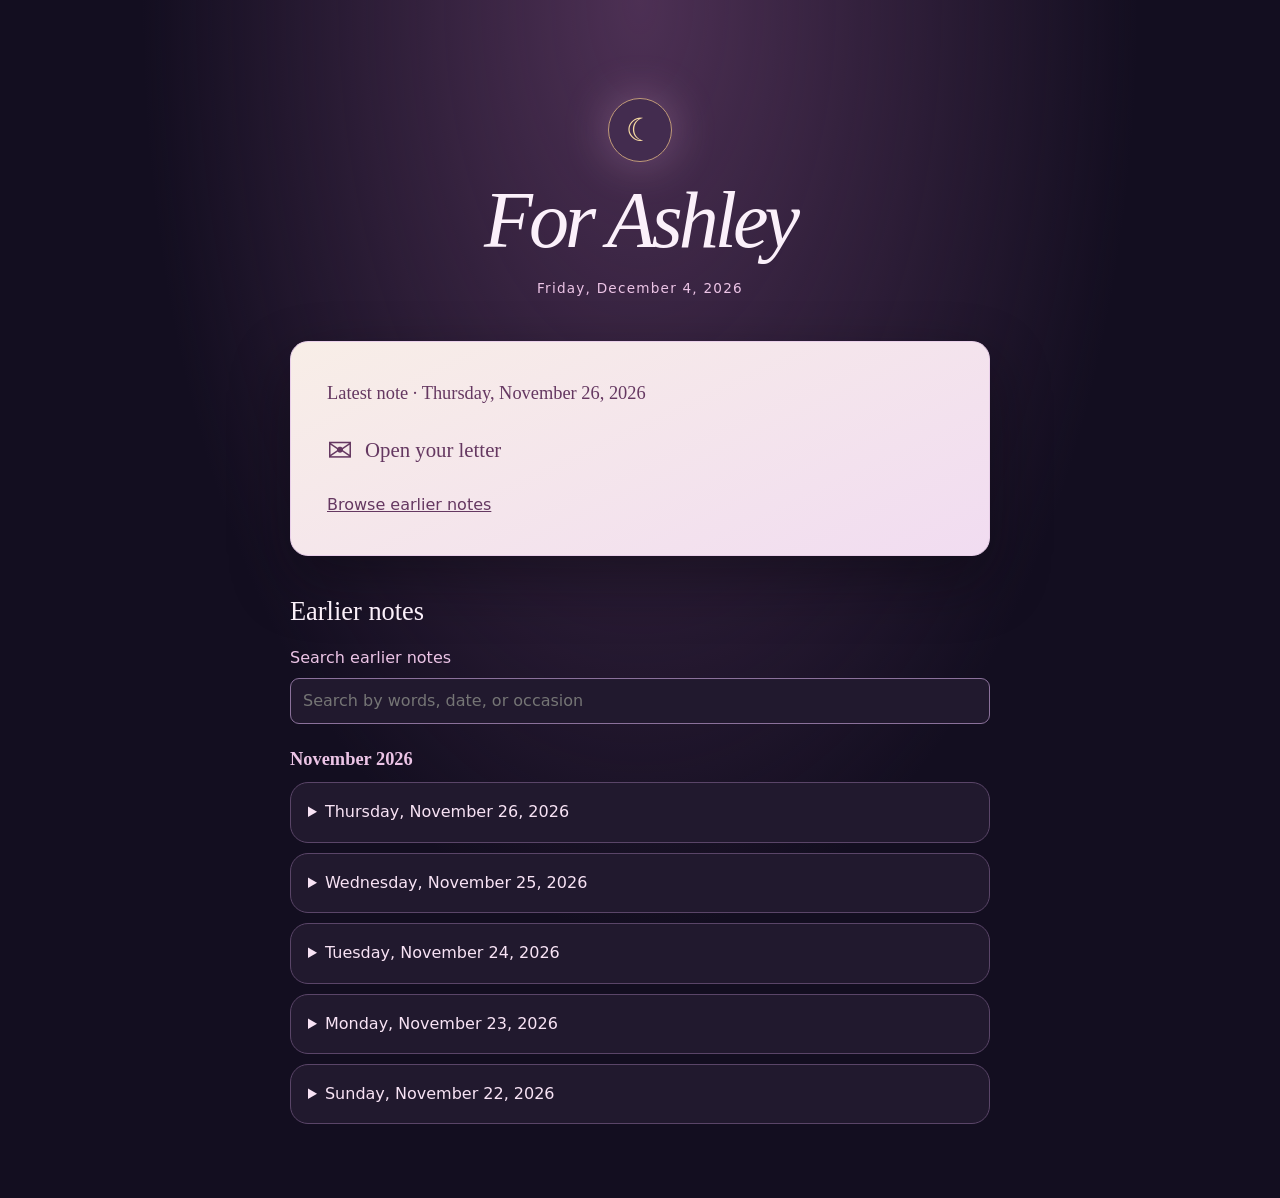
<file: index.html>
<!doctype html>
<html lang="en">
<head>
<meta charset="utf-8">
<meta name="viewport" content="width=device-width, initial-scale=1">
<meta name="robots" content="noindex,noarchive">
<title>For Ashley</title>
<style>
:root{color-scheme:dark;background:#141021;color:#fbf0fa;font:16px/1.65 system-ui,sans-serif}*{box-sizing:border-box}body{margin:0;min-height:100vh;background:radial-gradient(ellipse at 50% 0%,#46304f 0%,#21182f 45%,#141021 85%)}main{width:min(100% - 2rem,700px);margin:auto;padding:clamp(34px,9vw,98px) 0 64px}header{text-align:center;margin:0 auto 32px}.moon{display:inline-grid;place-items:center;width:64px;height:64px;border:1px solid #9878a2;border-radius:50%;font-size:2rem;color:#f6d1ed;background:#55395f;box-shadow:0 0 46px #e0a9d755;margin-bottom:18px}.eyebrow,time{font-size:.85rem;color:#ecc4e6;letter-spacing:.09em}h1,h2,.letter{font-family:Georgia,serif;font-weight:400}h1{font-size:clamp(2.7rem,9vw,5rem);line-height:1.02;letter-spacing:-.05em;margin:0 0 13px}h2{margin:0 0 12px;font-size:1.65rem}.card,details{border:1px solid #5a4568;background:#21192e;border-radius:18px;padding:clamp(21px,5vw,36px)}.card .eyebrow{margin:0 0 12px}.letter{font-size:clamp(1.24rem,3vw,1.52rem);line-height:1.65;margin:0;white-space:pre-wrap;overflow-wrap:anywhere}.archive{margin-top:34px}details{margin-bottom:10px;padding:12px 17px}summary{cursor:pointer;color:#f8e3f5}details .letter{font-size:1.17rem;margin-bottom:10px}.links{display:flex;justify-content:space-between;gap:10px;margin-top:14px}a{color:#ecc4e6}summary:focus-visible,a:focus-visible{outline:2px solid #ecc4e6;outline-offset:4px}

.card h2{font-size:1.15rem;color:#ecc4e6;margin:0 0 18px}.card .archive-link{display:inline-block;margin-top:18px}
.archive summary{padding:4px 0}.archive details[open] summary{margin-bottom:12px}
@media(max-width:480px){main{padding-top:32px}header{margin-bottom:24px}.moon{width:52px;height:52px}}

:root{background:#130e20}body{background:radial-gradient(ellipse at 50% 0%,#4d3054,transparent 55%),#130e20}
header{margin-bottom:40px}h1{font-style:italic}.moon{color:#f8dca3;border-color:#c09a78;background:#432c4f}
.card{background:linear-gradient(155deg,#f8eee7,#f1dcf1);color:#34213b;border-color:#e9cfe9;box-shadow:0 24px 58px #09060d70}
.card h2,.card .eyebrow,.card a,.card summary{color:#653861}.card details{border:0;background:transparent;padding:0;margin:0}.card details:not([open]) summary{margin:0}
.envelope summary{display:flex;align-items:center;gap:.75rem;font:1.3rem Georgia,serif;min-height:48px;list-style:none}.envelope summary::-webkit-details-marker{display:none}.envelope summary::before{content:'✉';font-size:1.5em}.envelope[open] summary{border-bottom:1px solid #bc99bb;padding-bottom:12px}.card summary:focus-visible{outline-color:#653861}
.archive label{display:grid;gap:6px;margin-bottom:14px;color:#ecc4e6}.archive input{width:100%;font:inherit;padding:9px 12px;background:#21192e;color:#fbf0fa;border:1px solid #8b719b;border-radius:9px}.month{margin:20px 0 8px;color:#ecc4e6;font-family:Georgia,serif;font-size:1.15rem}
</style>
</head>
<body><main>
<header><span class="moon" aria-hidden="true">☾</span><h1>For Ashley</h1><time id="date"></time></header>
<article class="card" aria-label="Featured note" aria-live="polite" id="today"><p class="letter">Opening today’s note…</p></article>
<section class="archive" id="archive" hidden><h2>Earlier notes</h2><label>Search earlier notes<input type="search" id="search" placeholder="Search by words, date, or occasion"></label><div id="earlier"></div></section>
</main>
<script>
const eastern = new Intl.DateTimeFormat('en-CA', { timeZone: 'America/New_York', year: 'numeric', month: '2-digit', day: '2-digit' });
const longDate = new Intl.DateTimeFormat('en-US', { timeZone: 'UTC', weekday: 'long', month: 'long', day: 'numeric', year: 'numeric' });
const today = eastern.format(new Date());
const pretty = day => longDate.format(new Date(day + 'T12:00:00Z'));
const date = document.querySelector('#date');
date.dateTime = today;
date.textContent = pretty(today);
const current = document.querySelector('#today');
function paragraph(className, text) {
  const element = document.createElement('p');
  element.className = className;
  element.textContent = text;
  return element;
}
function noteContent(note) {
  return [paragraph('eyebrow', note.occasion || 'A note for Ashley'), paragraph('letter', note.message)];
}
async function showNotes() {
  try {
    const response = await fetch('./notes.json', { cache: 'no-cache' });
    if (!response.ok) throw new Error('Notes unavailable');
    const entries = await response.json();
    const notes = new Map();
    for (const note of entries) {
      if (!note || typeof note.day !== 'string' || !/^\d{4}-\d{2}-\d{2}$/.test(note.day) || typeof note.message !== 'string' || !note.message.trim()) continue;
      const date = new Date(note.day + 'T12:00:00Z');
      if (Number.isNaN(date.getTime()) || date.toISOString().slice(0, 10) !== note.day) continue;
      notes.set(note.day, note);
    }
    const note = notes.get(today);
    const earlier = [...notes.keys()].filter(day => day < today).sort().reverse();
    const newest = earlier[0];
    const title = document.createElement('h2');
    title.textContent = note ? 'Today’s note' : newest ? 'Latest note · ' + pretty(newest) : 'Today’s note';
    const featured = note || notes.get(newest);
    current.replaceChildren(title);
    if (featured) {
      const envelope = document.createElement('details');
      envelope.className = 'envelope';
      try { envelope.open = sessionStorage.getItem('ashley-opened-' + featured.day) === 'yes'; } catch {}
      const seal = document.createElement('summary');
      seal.textContent = envelope.open ? 'Your letter' : 'Open your letter';
      envelope.append(seal, ...noteContent(featured));
      envelope.addEventListener('toggle', () => {
        seal.textContent = envelope.open ? 'Your letter' : 'Open your letter';
        try { sessionStorage.setItem('ashley-opened-' + featured.day, envelope.open ? 'yes' : 'no'); }
        catch {}
      });
      current.append(envelope);
    } else {
      current.append(paragraph('letter', 'There’s no new note for today yet. I’m glad you stopped by, Ashley.'));
    }
    const archive = document.querySelector('#earlier');
    if (earlier.length) {
      const link = document.createElement('a');
      link.href = '#archive';
      link.className = 'archive-link';
      link.textContent = 'Browse earlier notes';
      current.append(link);
    }
    const search = document.querySelector('#search');
    const monthName = new Intl.DateTimeFormat('en-US', { timeZone: 'UTC', month: 'long', year: 'numeric' });
    function renderArchive() {
      const query = search.value.trim().toLowerCase();
      archive.replaceChildren();
      let month = '';
      for (const day of earlier) {
        const entry = notes.get(day);
        const dateLabel = pretty(day);
        if (![day, dateLabel, entry.occasion, entry.message].join(' ').toLowerCase().includes(query)) continue;
        if (day.slice(0, 7) !== month) {
          month = day.slice(0, 7);
          const heading = document.createElement('h3');
          heading.className = 'month';
          heading.textContent = monthName.format(new Date(day + 'T12:00:00Z'));
          archive.append(heading);
        }
        const item = document.createElement('details');
        const label = document.createElement('summary');
        label.textContent = dateLabel;
        item.append(label, ...noteContent(entry));
        archive.append(item);
      }
      if (!archive.children.length && query) archive.append(paragraph('eyebrow', 'No earlier notes match.'));
    }
    search.addEventListener('input', renderArchive);
    renderArchive();
    document.querySelector('#archive').hidden = earlier.length === 0;
  } catch {
    current.replaceChildren(paragraph('letter', 'The notes couldn’t load. Please try refreshing the page.'));
  }
}
showNotes();
</script>
</body></html>
</file>
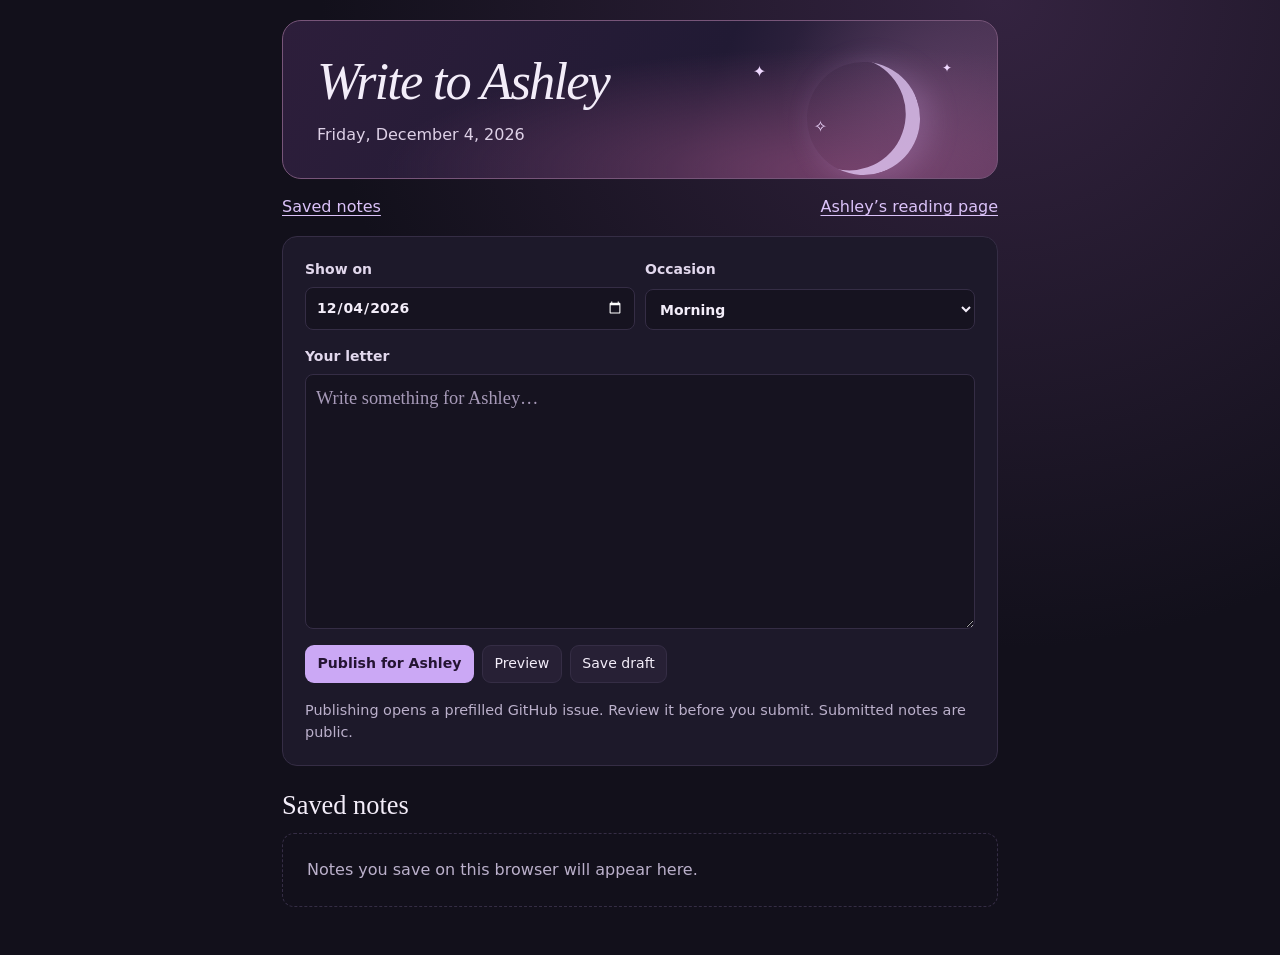
<file: writer/index.html>
<!doctype html>
<html lang="en">
<head>
<meta charset="utf-8"><meta name="viewport" content="width=device-width,initial-scale=1">
<meta name="description" content="Write a letter for Ashley.">
<title>Notes for Ashley</title>
<link rel="stylesheet" href="style.css?v=letters-2">
<script defer src="app.js?v=letter-editor-3"></script>
<style>
main{margin:0 auto;width:min(100%,780px);padding:20px clamp(14px,4vw,32px) 48px}
.hero{min-height:155px;margin-bottom:16px}.top-links{display:flex;justify-content:space-between;align-items:center;gap:12px;margin-bottom:16px;flex-wrap:wrap}
a{color:var(--lavender);text-underline-offset:.2em}#letter-form{display:grid;gap:16px}#message{min-height:230px;font:1.15rem/1.6 Georgia,serif}
#saved{margin-top:24px}#saved h2{margin-bottom:12px}#saved p{white-space:pre-wrap;overflow-wrap:anywhere}
.hint{margin:0;color:var(--muted);font-size:.9rem}.empty{margin:0}
</style></head>
<body><main>
<header class="hero">
  <div class="sky" aria-hidden="true"><div class="moon"></div><i>✦</i><i>✧</i><i>✦</i></div>
  <div class="hero-copy"><h1>Write to Ashley</h1><p id="today-label"></p></div>
</header>
<nav class="top-links" aria-label="Writing room links">
  <a href="#saved">Saved notes</a><a href="../" target="_blank" rel="noopener">Ashley’s reading page</a>
</nav>
<section class="panel">
<form id="letter-form">
  <div class="pair"><label>Show on<input type="date" id="letter-day" required></label>
  <label>Occasion<select id="occasion"><option>Morning</option><option>Date night</option><option>Thinking of you</option><option>A hard day</option><option>Celebration</option><option>Just because</option></select></label></div>
  <label>Your letter<textarea id="message" maxlength="5000" rows="8" placeholder="Write something for Ashley…" required></textarea></label>
  <div class="actions">
    <button class="primary" type="submit">Publish for Ashley</button>
    <button type="button" id="preview">Preview</button>
    <button type="button" id="save">Save draft</button>
  </div>
  <p class="hint">Publishing opens a prefilled GitHub issue. Review it before you submit. Submitted notes are public.</p>
</form>
</section>
<section id="saved"><h2>Saved notes</h2><div id="history" class="stack"></div></section>
</main>
<div id="status" role="status" aria-live="polite"></div>
<dialog id="letter-preview" aria-labelledby="preview-title">
<form method="dialog"><button type="submit">Close preview</button></form>
<div class="preview-letter"><h2 id="preview-title">For Ashley</h2><time></time><p class="preview-occasion"></p><p class="preview-message"></p></div>
</dialog>
</body></html>
</file>
<file: writer/style.css>
:root{color-scheme:dark;--bg:#12101b;--side:#171421;--panel:#1d192a;--border:#352d45;--text:#f3edf9;--muted:#bbb0cb;--lavender:#dbc2f9;--accent:#cba8f5}
*{box-sizing:border-box}body{margin:0;background:var(--bg);color:var(--text);font:1rem/1.55 system-ui,sans-serif}button,input,select,textarea{font:inherit}button{cursor:pointer}button:focus-visible,textarea:focus-visible,select:focus-visible,input:focus-visible{outline:2px solid var(--accent);outline-offset:3px}button{border:1px solid var(--border);border-radius:9px;color:var(--text);background:#272035;padding:.57rem .85rem;font-size:.88rem}button:hover{border-color:var(--accent);background:#332743}button.primary{background:var(--accent);color:#241432;border-color:transparent;font-weight:720}button.primary:hover{background:#dfc2ff}.sidebar{position:fixed;inset:0 auto 0 0;width:244px;background:var(--side);border-right:1px solid #2d263a;padding:30px 18px;display:flex;flex-direction:column;gap:35px}.brand{display:flex;align-items:center;gap:12px;font:1.25rem Georgia,serif;padding:0 5px}.brand-icon{background:#362749;color:var(--lavender);border:1px solid #57416d;border-radius:11px;width:43px;height:43px;display:grid;place-items:center}.brand small,.foot small{display:block;font:.72rem/1.6 system-ui,sans-serif;color:var(--muted)}.brand small{letter-spacing:.13em;margin-top:3px}nav{display:grid;gap:5px}nav button{text-align:left;background:transparent;border-color:transparent;color:var(--muted);white-space:nowrap}nav span{display:inline-block;margin-right:9px;width:21px;color:var(--accent);font-size:1.05rem}nav button[aria-current=page]{background:#30243e;border-color:#48365b;color:var(--lavender)}.foot{margin-top:auto;border-top:1px solid var(--border);padding:17px 5px 0;color:var(--muted);font-size:.85rem}.foot span{color:var(--accent);margin-right:6px}.foot small{padding-left:20px}
main{margin-left:244px;padding:34px clamp(22px,4vw,60px) 50px;max-width:1600px}.hero{position:relative;isolation:isolate;overflow:hidden;min-height:225px;border:1px solid #493658;border-radius:19px;background:radial-gradient(ellipse at 79% 92%,#60416b 0%,transparent 53%),linear-gradient(115deg,#292039,#211c33 56%,#483354);display:flex;align-items:center;padding:30px 34px;margin-bottom:26px}.hero-copy{max-width:75%}.eyebrow{margin:0 0 8px;color:#e2c7f6;font-size:.83rem;text-transform:uppercase;letter-spacing:.15em;font-weight:650}h1,h2,h3{font-family:Georgia,serif;font-weight:500;line-height:1.15;margin:0}h1{font-size:clamp(2.35rem,4.1vw,4rem);letter-spacing:-.035em}h2{font-size:1.65rem}h3{font-size:1.23rem}.hero p:last-child{margin:12px 0 0;color:#ded1e7}.sky{position:absolute;inset:0 0 0 55%;z-index:-1;background:radial-gradient(circle at 77% 50%,#9d6b9b42,transparent 55%)}.moon{position:absolute;width:113px;aspect-ratio:1;top:41px;right:24%;border-radius:50%;box-shadow:inset -12px -9px 0 #ead0febd,8px 7px 30px #e3b9fd36;transform:rotate(-19deg)}.sky i{position:absolute;font-style:normal;color:#efd9ff}.sky i:nth-of-type(1){top:25%;left:24%}.sky i:nth-of-type(2){top:60%;left:43%}.sky i:nth-of-type(3){top:24%;right:14%;font-size:.75rem}.sky i:nth-of-type(4){top:72%;right:17%}.sky i:nth-of-type(5){top:12%;left:49%;font-size:.75rem}
.layout{display:grid;grid-template-columns:minmax(265px,.8fr) minmax(330px,1.45fr);gap:20px;align-items:start}.panel,.draft{background:var(--panel);border:1px solid var(--border);border-radius:15px;padding:22px}.panel p,.muted{color:var(--muted)}.section-head{display:flex;align-items:center;justify-content:space-between;gap:12px;margin-bottom:14px}.settings form{display:grid;gap:14px;margin-top:18px}label{display:grid;gap:6px;color:#e2d8ed;font-size:.875rem;font-weight:600}select,input,textarea{width:100%;min-width:0;color:var(--text);background:#161320;border:1px solid var(--border);border-radius:8px;padding:9px 10px}textarea{resize:vertical}::placeholder{color:#a79ab8}.pair{display:grid;grid-template-columns:1fr 1fr;gap:10px}.settings p{font-size:.9rem;margin:.5rem 0 0}.drafts{display:grid;gap:13px}.draft{background:linear-gradient(135deg,#231c32,#1b1726)}.draft h3 span{color:var(--accent);margin-right:.5rem}.draft textarea{font:1.12rem/1.6 Georgia,serif;background:transparent;border-color:transparent;margin:9px 0 10px;padding:7px 0;display:block;min-height:100px}.draft textarea:focus{background:#171321;border-color:var(--border);padding-left:8px}.actions,.filters{display:flex;flex-wrap:wrap;gap:8px;align-items:center}.actions button{padding:.42rem .72rem}.grid{display:grid;grid-template-columns:repeat(auto-fit,minmax(235px,1fr));gap:14px}.grid p{margin:.7rem 0 1rem}.stack{display:grid;gap:12px}.filters{margin-bottom:16px}.filters input,.filters select{width:auto;max-width:100%}.record p{white-space:pre-wrap;overflow-wrap:anywhere}.meta{margin:0 0 7px;color:var(--lavender);font-size:.83rem}.empty{padding:24px;border:1px dashed var(--border);border-radius:12px;color:var(--muted)}#status:not(:empty){position:fixed;bottom:20px;right:20px;z-index:2;background:#3a2b4b;border:1px solid #80639b;border-radius:10px;padding:10px 16px;max-width:calc(100% - 40px)}
@media(max-width:940px){.sidebar{width:199px;padding-inline:10px}main{margin-left:199px;padding-inline:20px}.layout{grid-template-columns:minmax(220px,.85fr) minmax(230px,1.1fr)}.panel,.draft{padding:16px}}
@media(max-width:740px){.sidebar{position:static;width:auto;padding:14px 15px 9px;gap:12px;border-right:0;border-bottom:1px solid var(--border)}nav{display:flex;overflow:auto;padding-bottom:4px}.foot{display:none}main{margin:0;padding:16px}.hero{padding:22px;min-height:188px}.layout{grid-template-columns:1fr}.hero-copy{max-width:87%}.sky{opacity:.67}.moon{width:75px;right:17%}.draft textarea{min-height:112px}}
.reader-link{display:flex;justify-content:flex-end;margin:-9px 0 18px}.reader-link a{color:var(--lavender);text-underline-offset:4px;font-size:.9rem}button:disabled{opacity:.65;cursor:wait}

.draft-editor{margin:12px 0;color:var(--lavender)}.draft .draft-editor textarea{background:#161320;border-color:#6e5686;margin:0;padding:10px 12px;cursor:text}.draft .draft-editor textarea:focus{border-color:var(--accent);padding:10px 12px}

body{background:radial-gradient(ellipse at 78% 0%,#342340,transparent 48%),var(--bg)}
.hero{border-color:#775579;background:radial-gradient(ellipse at 80% 95%,#703e67 0%,transparent 58%),linear-gradient(115deg,#2d1e3b,#211a34 58%,#513759)}
.hero h1{font-style:italic}.draft{border-top:2px solid #806095}.actions{row-gap:10px}
#letter-preview{width:min(580px,calc(100% - 28px));max-height:85dvh;padding:14px;border:1px solid #886695;border-radius:18px;background:#241a32;color:var(--text)}
#letter-preview::backdrop{background:#100a19c7}#letter-preview form{display:flex;justify-content:flex-end;margin-bottom:12px}
.preview-letter{padding:clamp(20px,5vw,34px);border-radius:14px;background:linear-gradient(155deg,#f8eee7,#f1dcf1);color:#34213b}
.preview-letter h2{font-style:italic;font-size:2.4rem;margin-bottom:8px}.preview-letter time,.preview-occasion{color:#653861}.preview-message{white-space:pre-wrap;overflow-wrap:anywhere;font:1.25rem/1.65 Georgia,serif;margin-bottom:0}
@media(max-width:740px){.actions button{min-height:44px}.draft textarea{font-size:1.125rem}}
</file>
